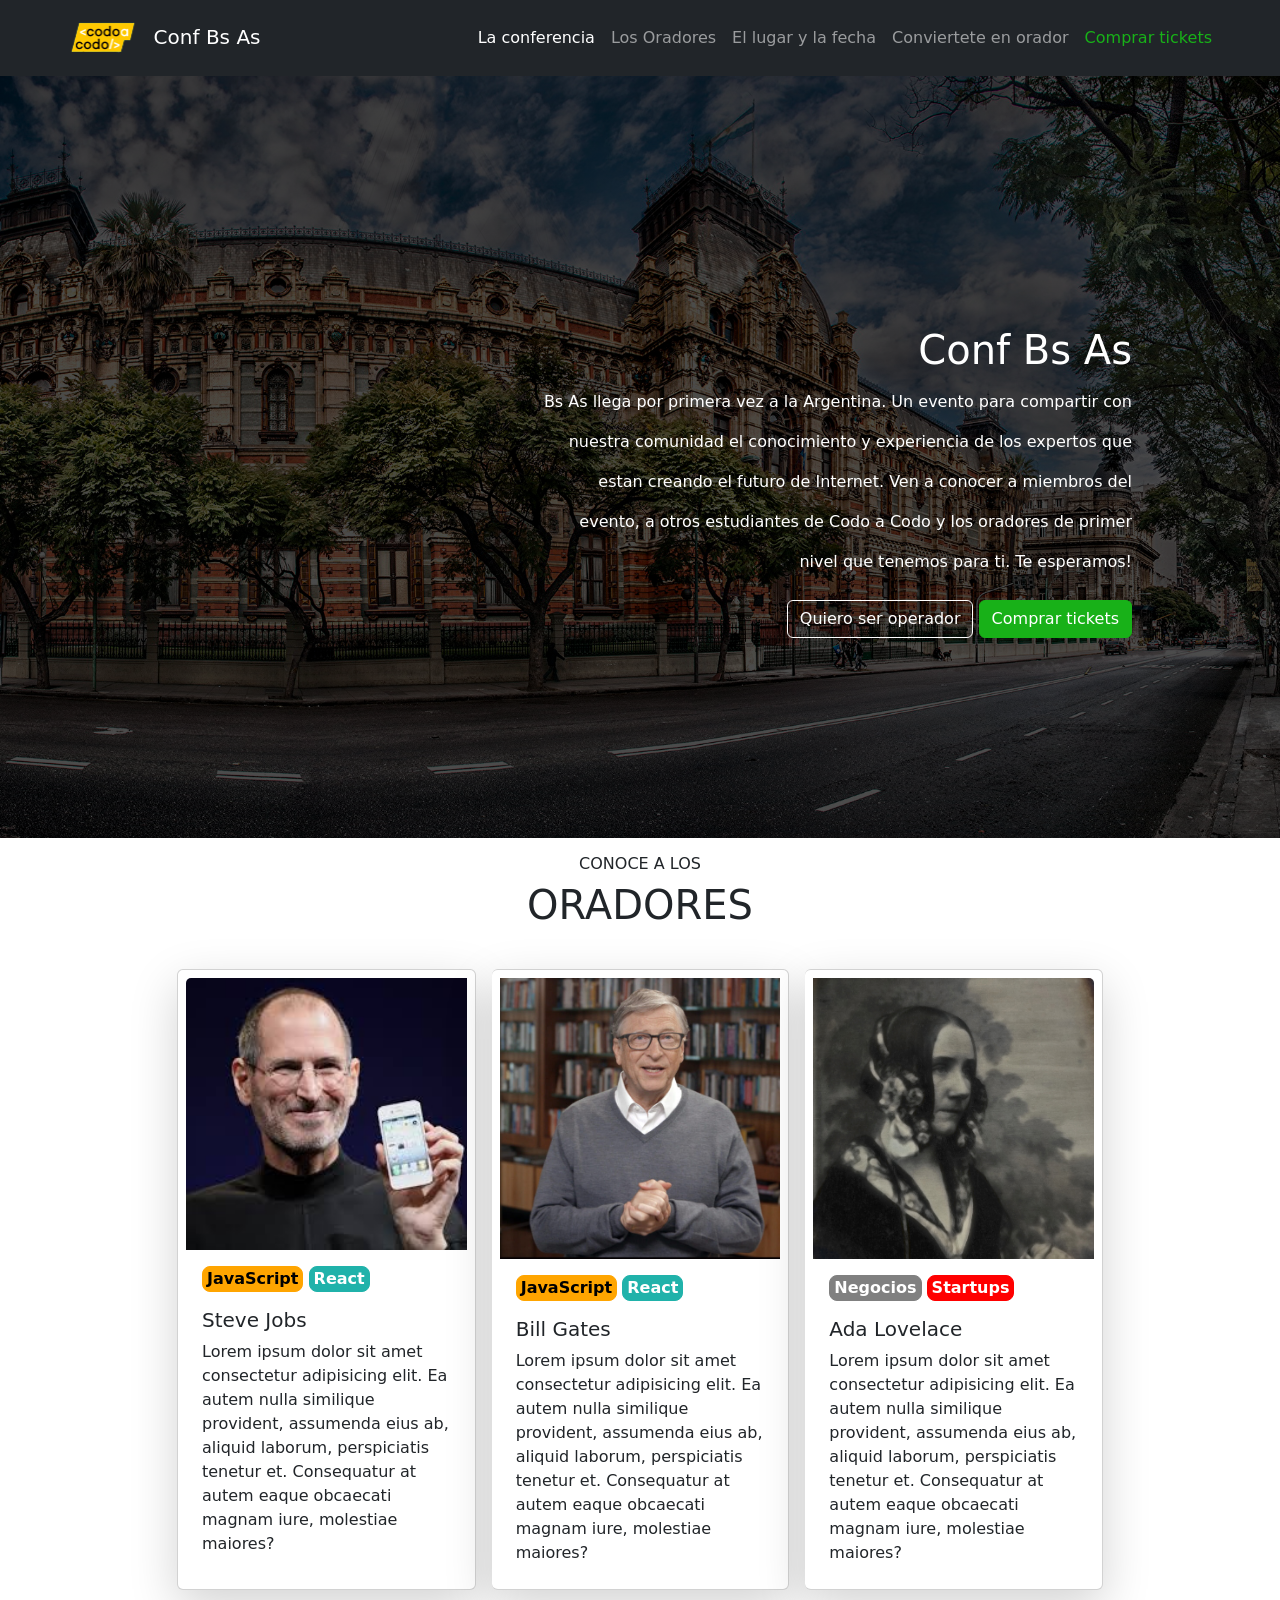
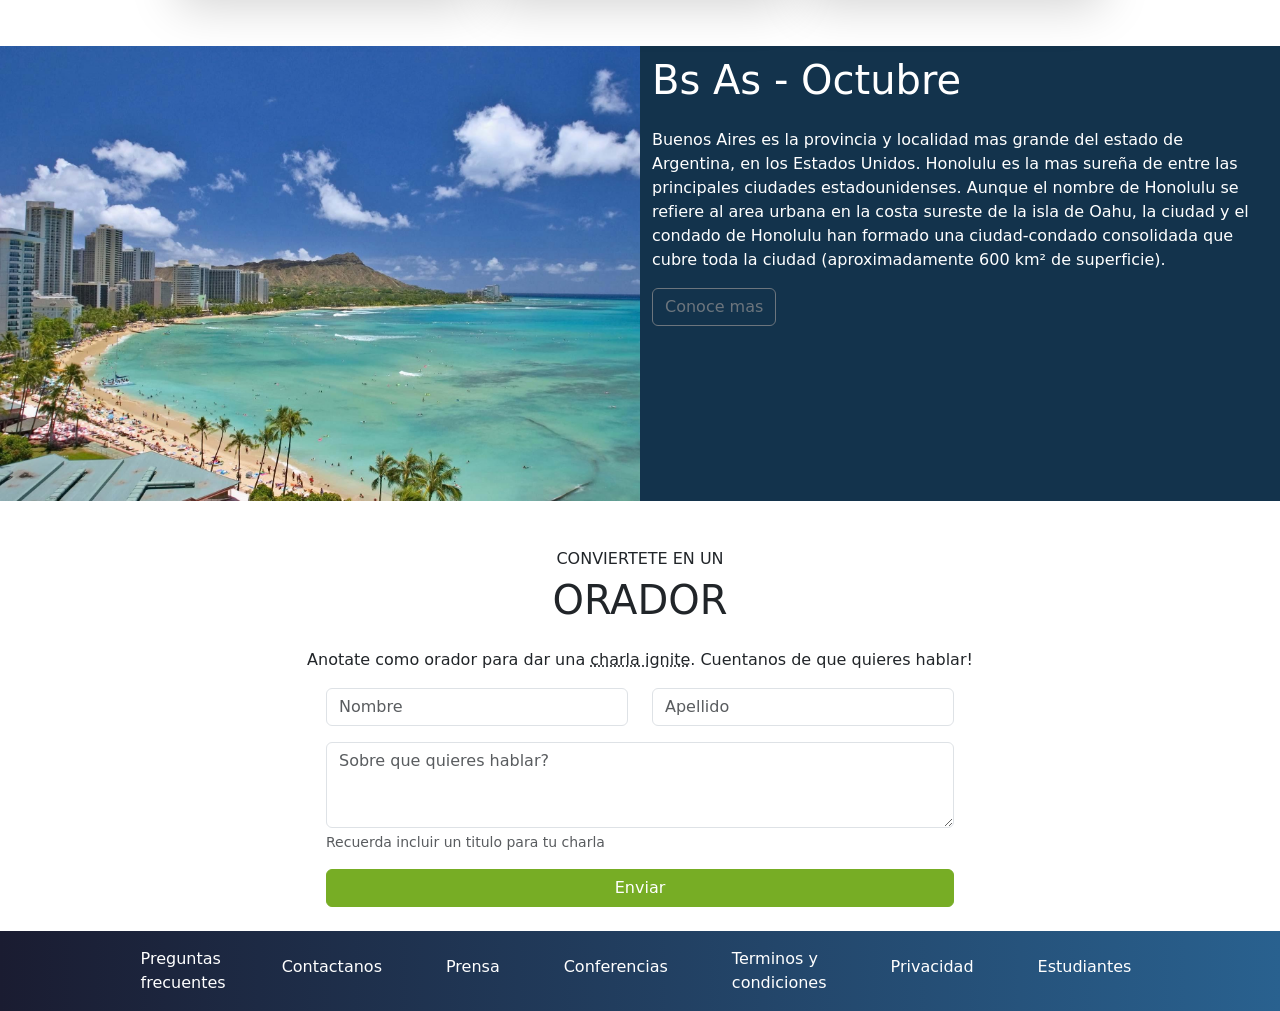
<file: index.html>
<!doctype html>
<html lang="es">
  <head>
    <meta charset="utf-8">
    <meta name="viewport" content="width=device-width, initial-scale=1">
    <link href="https://cdn.jsdelivr.net/npm/bootstrap@5.1.3/dist/css/bootstrap.min.css" rel="stylesheet" integrity="sha384-1BmE4kWBq78iYhFldvKuhfTAU6auU8tT94WrHftjDbrCEXSU1oBoqyl2QvZ6jIW3" crossorigin="anonymous">
    <link rel="stylesheet" href="css/integrador.css">
    <title>Conf - BS AS</title>
  </head>
  <body>
      <header>
          <div class="container-fluid p-0">
            <nav class="navbar navbar-expand-lg navbar-dark bg-dark">
                <div class="container-fluid">
                    <a class="navbar-brand ps-5" href="#">
                        <img src="img/codoacodo.png" alt="logo Codo a Codo" width="mx-auto" height="50" class="d-inline-block align-text">
                        Conf Bs As
                    </a>
                    <div class="collapse navbar-collapse" id="navbarNav">
                        <ul class="navbar-nav ms-auto align-text pe-5">
                            <li class="nav-item">
                                <a class="nav-link active" aria-current="page" href="#">La conferencia</a>
                            </li>
                            <li class="nav-item">
                                <a class="nav-link" href="#">Los Oradores</a>
                            </li>
                            <li class="nav-item">
                                <a class="nav-link" href="#">El lugar y la fecha</a>
                            </li>
                            <li class="nav-item">
                                <a class="nav-link" href="#">Conviertete en orador</a>
                            </li>
                            <li class="nav-item">
                                <a class="nav-link ticket" href="tickets.html">Comprar tickets</a>
                            </li>
                        </ul>
                  </div>
                </div>
              </nav>
          </div>
      </header>
<!--↑ Navegador cabeza de pagina -->
      <div class="container-fluid bg-overlay">
        <div class="row text-end pe-5">
            <H1 class="pb-2">Conf Bs As</H1>
            <p>Bs As llega por primera vez a la Argentina. Un evento para compartir con</p>
            <p>nuestra comunidad el conocimiento y experiencia de los expertos que</p>
            <p>estan creando el futuro de Internet. Ven a conocer a miembros del</p>
            <p>evento, a otros estudiantes de Codo a Codo y los oradores de primer</p>
            <p>nivel que tenemos para ti. Te esperamos!</p>
            <div class="botones">
                <button type="button" class="btn btn-secondary btn_izq">Quiero ser operador</button> <a href="tickets.html"><button type="button"  class="btn btn-success btn_der">Comprar tickets</button></a>
            </div>
        </div>
    </div>
<!--↑ Texto con imagen de fondo -->
    <div class="container tx_ora pt-3">
        <h6>CONOCE A LOS</h6>
        <h1 class="pb-3">ORADORES</h1>
    </div>
<!--↑ Titulo para las cartas -->
    <div class="container-fluid pt-2">
        <div class="card-group w-75 mx-auto">
            <div class="card p-2 m-2 shadow-lg p-2 mb-5 bg-body rounded">
              <img src="img/steve.jpg" class="card-img-top" alt="...">
              <div class="card-body">
                  <div>
                        <p class="js ps-1 pe-1">JavaScript</p>
                        <span class="re ps-1 pe-1">React</span>
                  </div>
                <h5 class="card-title">Steve Jobs</h5>
                <p class="card-text">Lorem ipsum dolor sit amet consectetur adipisicing elit. Ea autem nulla similique provident, assumenda eius ab, aliquid laborum, perspiciatis tenetur et. Consequatur at autem eaque obcaecati magnam iure, molestiae maiores?</p>
              </div>
            </div>
            <div class="card p-2 m-2 shadow-lg p-2 mb-5 bg-body rounded">
              <img src="img/bill.jpg" class="card-img-top" alt="...">
              <div class="card-body">
                <div>
                    <p class="js ps-1 pe-1">JavaScript</p>
                    <span class="re ps-1 pe-1">React</span>
              </div>
                <h5 class="card-title">Bill Gates</h5>
                <p class="card-text">Lorem ipsum dolor sit amet consectetur adipisicing elit. Ea autem nulla similique provident, assumenda eius ab, aliquid laborum, perspiciatis tenetur et. Consequatur at autem eaque obcaecati magnam iure, molestiae maiores?</p>
              </div>
            </div>
            <div class="card p-2 m-2 shadow-lg p-2 mb-5 bg-body rounded">
              <img src="img/ada.jpeg" class="card-img-top" alt="...">
              <div class="card-body">
                <div>
                    <p class="neg ps-1 pe-1">Negocios</p>
                    <span class="star ps-1 pe-1">Startups</span>
              </div>
                <h5 class="card-title">Ada Lovelace</h5>
                <p class="card-text">Lorem ipsum dolor sit amet consectetur adipisicing elit. Ea autem nulla similique provident, assumenda eius ab, aliquid laborum, perspiciatis tenetur et. Consequatur at autem eaque obcaecati magnam iure, molestiae maiores?</p>

              </div>
            </div>
          </div>

    </div>
<!--↑ Cartas con oradores -->
    <div class="container-fluid pt-2">
        <div class="row">
            <div class="col-6 div-izq">
            </div>
            <div class="col-6 div-der">
                <h1 class="pb-3">Bs As - Octubre</h1>
                <p>Buenos Aires es la provincia y localidad mas grande del estado de Argentina, en los Estados Unidos. Honolulu es la mas sureña de entre las principales ciudades estadounidenses. Aunque el nombre de Honolulu se refiere al area urbana en la costa sureste de la isla de Oahu, la ciudad y el condado de Honolulu han formado una ciudad-condado consolidada que cubre toda la ciudad (aproximadamente 600 km² de superficie).</p>
                  <button class="btn btn-outline-secondary">Conoce mas</button>
              </div>
        </div>
    </div>
<!--↑ Pantalla dividida foto y texto -->
    <div class="container tx_ora pt-5">
    <h6>CONVIERTETE EN UN</h6>
    <h1 class="pb-3">ORADOR</h1>
    <p>Anotate como orador para dar una <u class="sub_pun">charla ignite</u>. Cuentanos de que quieres hablar!</p>
    </div>
<!--↑ Titulo para formulario -->
    <div class="container formu pb-4">
        <form action="#">
        <div class="mb-3">
            <div class="row">
                <div class="col">
                  <input type="text" class="form-control" placeholder="Nombre" aria-label="First name">
                </div>
                <div class="col">
                  <input type="text" class="form-control" placeholder="Apellido" aria-label="Last name">
                </div>
              </div>
        </div>
        <div class="mb-3">
            <textarea class="form-control" id="exampleFormControlTextarea1" rows="3" placeholder="Sobre que quieres hablar?"></textarea>
            <div id="TextHelp" class="form-text">Recuerda incluir un titulo para tu charla</div>
        </div>
        <button type="submit" class="btn btn-success btn_form">Enviar</button>
        </form>
    </div>
<!--↑ Formulario completo -->
    <footer>
      <div class="container-fluid p-0">
        <nav class="navbar navbar-expand-lg navbar-dark" style="background:linear-gradient(-90deg, rgb(41, 97, 143), rgb(26, 28, 49))">
          <div class="container-fluid">
            <div class="collapse navbar-collapse" id="navbarNav">
              <ul class="navbar-nav mx-auto order-0">
                <li class="nav-item foo">
                  <a class="nav-link active px-4"href="#">Preguntas<br>frecuentes</a>
                </li>
                <li class="nav-item foo px-4 pt-2">
                  <a class="nav-link active" href="#">Contactanos</a>
                </li>
                <li class="nav-item foo px-4 pt-2">
                  <a class="nav-link active" href="#">Prensa</a>
                </li>
                <li class="nav-item foo px-4 pt-2">
                  <a class="nav-link active" href="#">Conferencias</a>
                </li>
                <li class="nav-item foo px-4">
                  <a class="nav-link active" href="#">Terminos y<br>condiciones</a>
                </li>
                <li class="nav-item foo px-4 pt-2">
                  <a class="nav-link active" href="#">Privacidad</a>
                </li>
                <li class="nav-item foo px-4 pt-2">
                  <a class="nav-link active" href="#">Estudiantes</a>
                </li>
              </ul>
            </div>
          </div>
        </nav>
      </div>
    </footer>
<!--↑ Navegador pie de pagina -->
    <script src="https://cdn.jsdelivr.net/npm/bootstrap@5.1.3/dist/js/bootstrap.bundle.min.js" integrity="sha384-ka7Sk0Gln4gmtz2MlQnikT1wXgYsOg+OMhuP+IlRH9sENBO0LRn5q+8nbTov4+1p" crossorigin="anonymous"></script>
  </body>
</html>
</file>
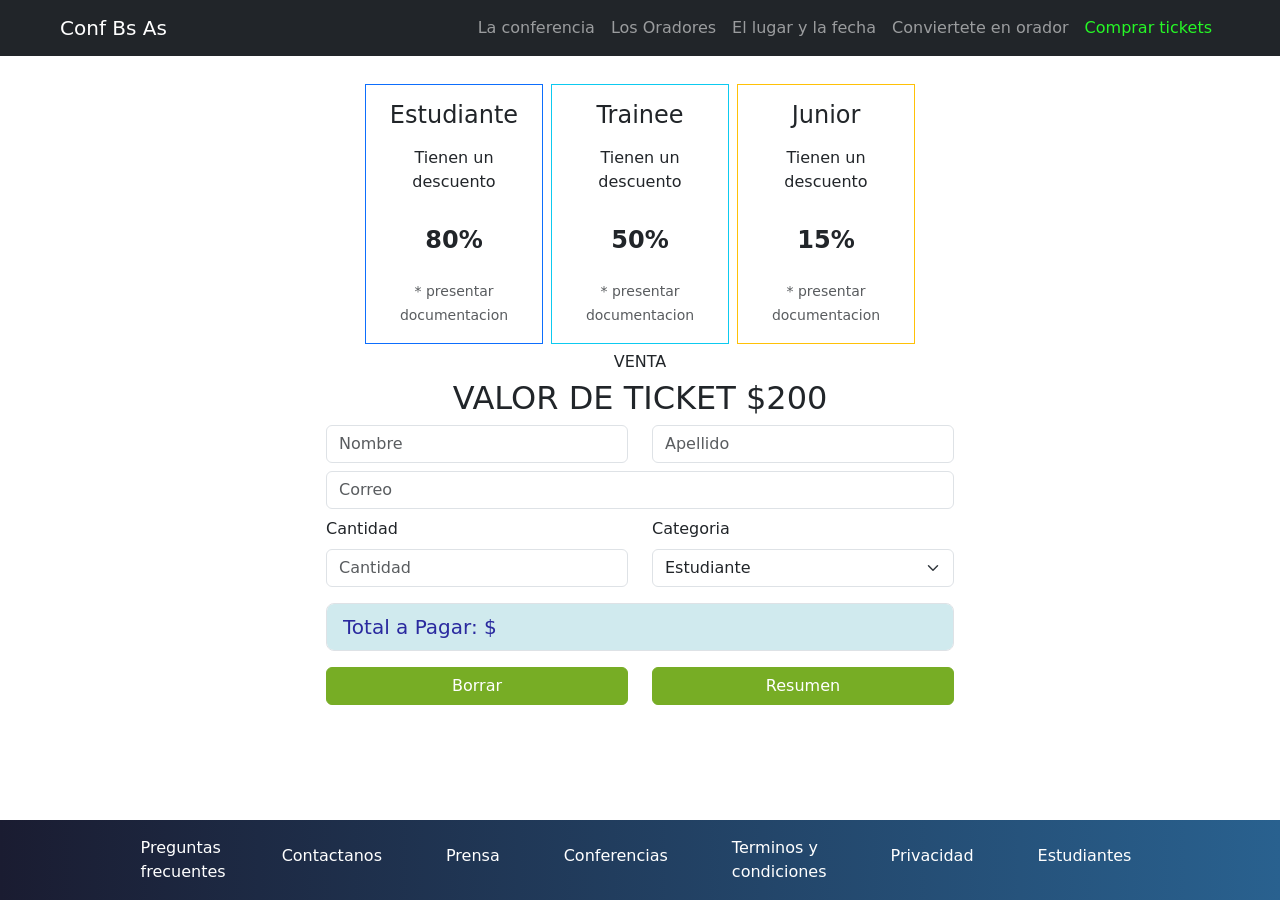
<file: tickets.html>
<!doctype html>
<html lang="es">
  <head>
    <meta charset="utf-8">
    <meta name="viewport" content="width=device-width, initial-scale=1">
    <link href="https://cdn.jsdelivr.net/npm/bootstrap@5.1.3/dist/css/bootstrap.min.css" rel="stylesheet" integrity="sha384-1BmE4kWBq78iYhFldvKuhfTAU6auU8tT94WrHftjDbrCEXSU1oBoqyl2QvZ6jIW3" crossorigin="anonymous">
    <link rel="stylesheet" href="css/integrador.css">
    <script src="js/tickets.js"></script>
    <title>Conf - BS AS | Tickets |</title>
  </head>
  <body class="d-flex flex-column min-vh-100">
    <header>
      <div class="container-fluid p-0">
        <nav class="navbar navbar-expand-lg navbar-dark bg-dark">
            <div class="container-fluid">
                <a class="navbar-brand ps-5" href="index.html">Conf Bs As</a>
                <div class="collapse navbar-collapse" id="navbarNav">
                    <ul class="navbar-nav ms-auto align-text pe-5">
                        <li class="nav-item">
                            <a class="nav-link" aria-current="page" href="#">La conferencia</a>
                        </li>
                        <li class="nav-item">
                            <a class="nav-link" href="#">Los Oradores</a>
                        </li>
                        <li class="nav-item">
                            <a class="nav-link" href="#">El lugar y la fecha</a>
                        </li>
                        <li class="nav-item">
                            <a class="nav-link" href="#">Conviertete en orador</a>
                        </li>
                        <li class="nav-item">
                            <a class="nav-link ticket_b" href="#">Comprar tickets</a>
                        </li>
                    </ul>
              </div>
            </div>
          </nav>
      </div>
  </header>
<!--↑ Navegador cabeza de pagina -->
  <div class="container pt-4">
    <div class="card-group w-50 mx-auto">
      <div class="card  m-1 border border-primary carta1">
        <div class="card-body">
          <h4 class="card-title text-center">Estudiante</h4>
          <p class="card-text text-center pt-2">Tienen un descuento</p>
          <h4 class="card-text text-center pt-3 pb-3"><b>80%</b></h4>
          <p class="card-text text-center align-text-bottom"><small class="text-muted">* presentar documentacion</small></p>
        </div>
      </div>
      <div class="card m-1 border border-info carta2">
        <div class="card-body">
          <h4 class="card-title text-center">Trainee</h4>
          <p class="card-text text-center pt-2">Tienen un descuento</p>
          <h4 class="card-text text-center pt-3 pb-3"><b>50%</b></h4>
          <p class="card-text text-center align-text-bottom"><small class="text-muted">* presentar documentacion</small></p>
        </div>
      </div>
      <div class="card m-1 border border-warning carta3">
        <div class="card-body">
          <h4 class="card-title text-center">Junior</h4>
          <p class="card-text text-center pt-2">Tienen un descuento</p>
          <h4 class="card-text text-center pt-3 pb-3"><b>15%</b></h4>
          <p class="card-text text-center align-text-bottom"><small class="text-muted">* presentar documentacion</small></p>
        </div>
      </div>
    </div>
  </div>
<!--↑ Cartas de estudiantes -->
<div class="container-fluid tx_ora pt-1">
  <h6>VENTA</h6>
  <h2>VALOR DE TICKET $200</h2>
</div>
<!--↑ Texto valor tickets -->
<div class="container formu pb-2">
    <div class="">
        <div class="row">
            <div class="col">
              <input type="text" class="form-control" placeholder="Nombre" aria-label="First name">
            </div>
            <div class="col">
              <input type="text" class="form-control" placeholder="Apellido" aria-label="Last name">
            </div>
        </div>
        <div class="pt-2">
          <input type="email" class="form-control" id="correo" placeholder="Correo">
        </div>
        <div class="row pt-2">
          <div class="col">
            <label for="cantidad" class="form-label">Cantidad</label>
            <input type="number" class="form-control" placeholder="Cantidad" aria-label="First name" id="cantidad" required>
          </div>
          <div class="col">
            <label for="categoria" class="form-label">Categoria</label>
            <select class="form-select" id="categoria">
              <option value="1" selected>Estudiante</option>
              <option value="2">Trainee</option>
              <option value="3">Junior</option>
            </select>
          </div>
      </div>
      <div class="py-3">
        <input class="form-control form-control-lg resultado" type="text" value="Total a Pagar: $" id="result" readonly>
      </div>
    </div>
    <div class="row">
      <div class="col">
        <button type="submit" onclick="borrar()" class="btn btn-success btn_form">Borrar</button>
      </div>
      <div class="col">
        <button type="submit" onclick="calcular()" class="btn btn-success btn_form">Resumen</button>
      </div>
  </div>

</div>
<!--↑ Formulario -->
<footer class="mt-auto">
  <div class="container-fluid p-0">
    <nav class="navbar navbar-expand-lg navbar-dark" style="background:linear-gradient(-90deg, rgb(41, 97, 143), rgb(26, 28, 49))">
      <div class="container-fluid">
        <div class="collapse navbar-collapse" id="navbarNav">
          <ul class="navbar-nav mx-auto order-0">
            <li class="nav-item foo">
              <a class="nav-link active px-4"href="#">Preguntas<br>frecuentes</a>
            </li>
            <li class="nav-item foo px-4 pt-2">
              <a class="nav-link active" href="#">Contactanos</a>
            </li>
            <li class="nav-item foo px-4 pt-2">
              <a class="nav-link active" href="#">Prensa</a>
            </li>
            <li class="nav-item foo px-4 pt-2">
              <a class="nav-link active" href="#">Conferencias</a>
            </li>
            <li class="nav-item foo px-4">
              <a class="nav-link active" href="#">Terminos y<br>condiciones</a>
            </li>
            <li class="nav-item foo px-4 pt-2">
              <a class="nav-link active" href="#">Privacidad</a>
            </li>
            <li class="nav-item foo px-4 pt-2">
              <a class="nav-link active" href="#">Estudiantes</a>
            </li>
          </ul>
        </div>
      </div>
    </nav>
  </div>
</footer>
<!--↑ Navegador pie de pagina -->
    <script src="https://cdn.jsdelivr.net/npm/bootstrap@5.1.3/dist/js/bootstrap.bundle.min.js" integrity="sha384-ka7Sk0Gln4gmtz2MlQnikT1wXgYsOg+OMhuP+IlRH9sENBO0LRn5q+8nbTov4+1p" crossorigin="anonymous"></script>
  </body>
</html>
</file>
<file: css/integrador.css>
.ticket{
    color: rgb(24, 177, 24) !important; 
}

.ticket_b{
    color: rgb(38, 247, 38) !important;
    border-color: rgb(38, 247, 38);
}

.bg-overlay {
    background: linear-gradient(rgba(0,0,0,.7), rgba(0,0,0,.7)), url(../img/ba1.jpg);
    background-repeat: no-repeat;
    background-size: cover;
    background-position: center;
    color: #fff;
    height: 100%;
    padding-top:  250px;
    padding-right: 100px;
    padding-bottom: 200px;
}

.btn_izq{
    background-color: transparent;
    border-color: #fff;
}

.btn_izq:hover{
    background-color: grey;
    border-color: darkgray;
}

.btn_der{
    background-color: rgb(24, 177, 24);
    border-color: rgb(24, 177, 24);
}

.btn_der:hover{
    background-color: rgb(38, 247, 38);
    border-color: rgb(24, 177, 24);
}

.botones{
    padding-top: 10px;
}

.tx_ora{
    text-align: center;
}

.js{
    border: 1px solid orange;
    color: black;
    display: inline-block;
    border-radius: 8px;
    font-weight: bold;
    background-color: orange;
}

.re{
    border: 1px solid lightseagreen;
    color: #fff;
    display: inline-block;
    border-radius: 8px;
    font-weight: bold;
    background-color: lightseagreen;
}

.neg{
    border: 1px solid grey;
    color: #fff;
    display: inline-block;
    border-radius: 8px;
    font-weight: bold;
    background-color: grey;
}

.star{
    border: 1px solid red;
    color: #fff;
    display: inline-block;
    border-radius: 8px;
    font-weight: bold;
    background-color: red;
}

.div-izq{
    background-image: url(../img/honolulu.jpg);
    background-size: cover;
    height: auto;
}
.div-der{
    background-color: rgb(19, 51, 76);
    color: #fff;
    padding-top: 10px;
    padding-bottom: 175px;

}

.sub_pun{
    text-decoration-style: dotted;
}

.btn_form{
    background-color: rgb(119, 173, 37);
    border-color: rgb(119, 173, 37);
    width:100%;
}

.btn_form:hover{
    background-color: rgb(153, 221, 51);
    border-color: rgb(119, 173, 37);
}

.btn_form:focus{
    background-color: rgb(153, 221, 51);
    border-color: rgb(153, 221, 51);

    
}

.carta1{
    border-width: 2px;
    border-radius: 0%;
}

.carta2{
    border-width: 2px;
    border-radius: 0%;
}

.carta3{
    border-width: 2px;
    border-radius: 0%;
}

.formu{
    padding-left: 20%;
    padding-right: 20%;
}

.resultado{
    background-color: rgb(208, 234, 238) !important;
    color: rgb(42, 42, 159);
}
</file>
